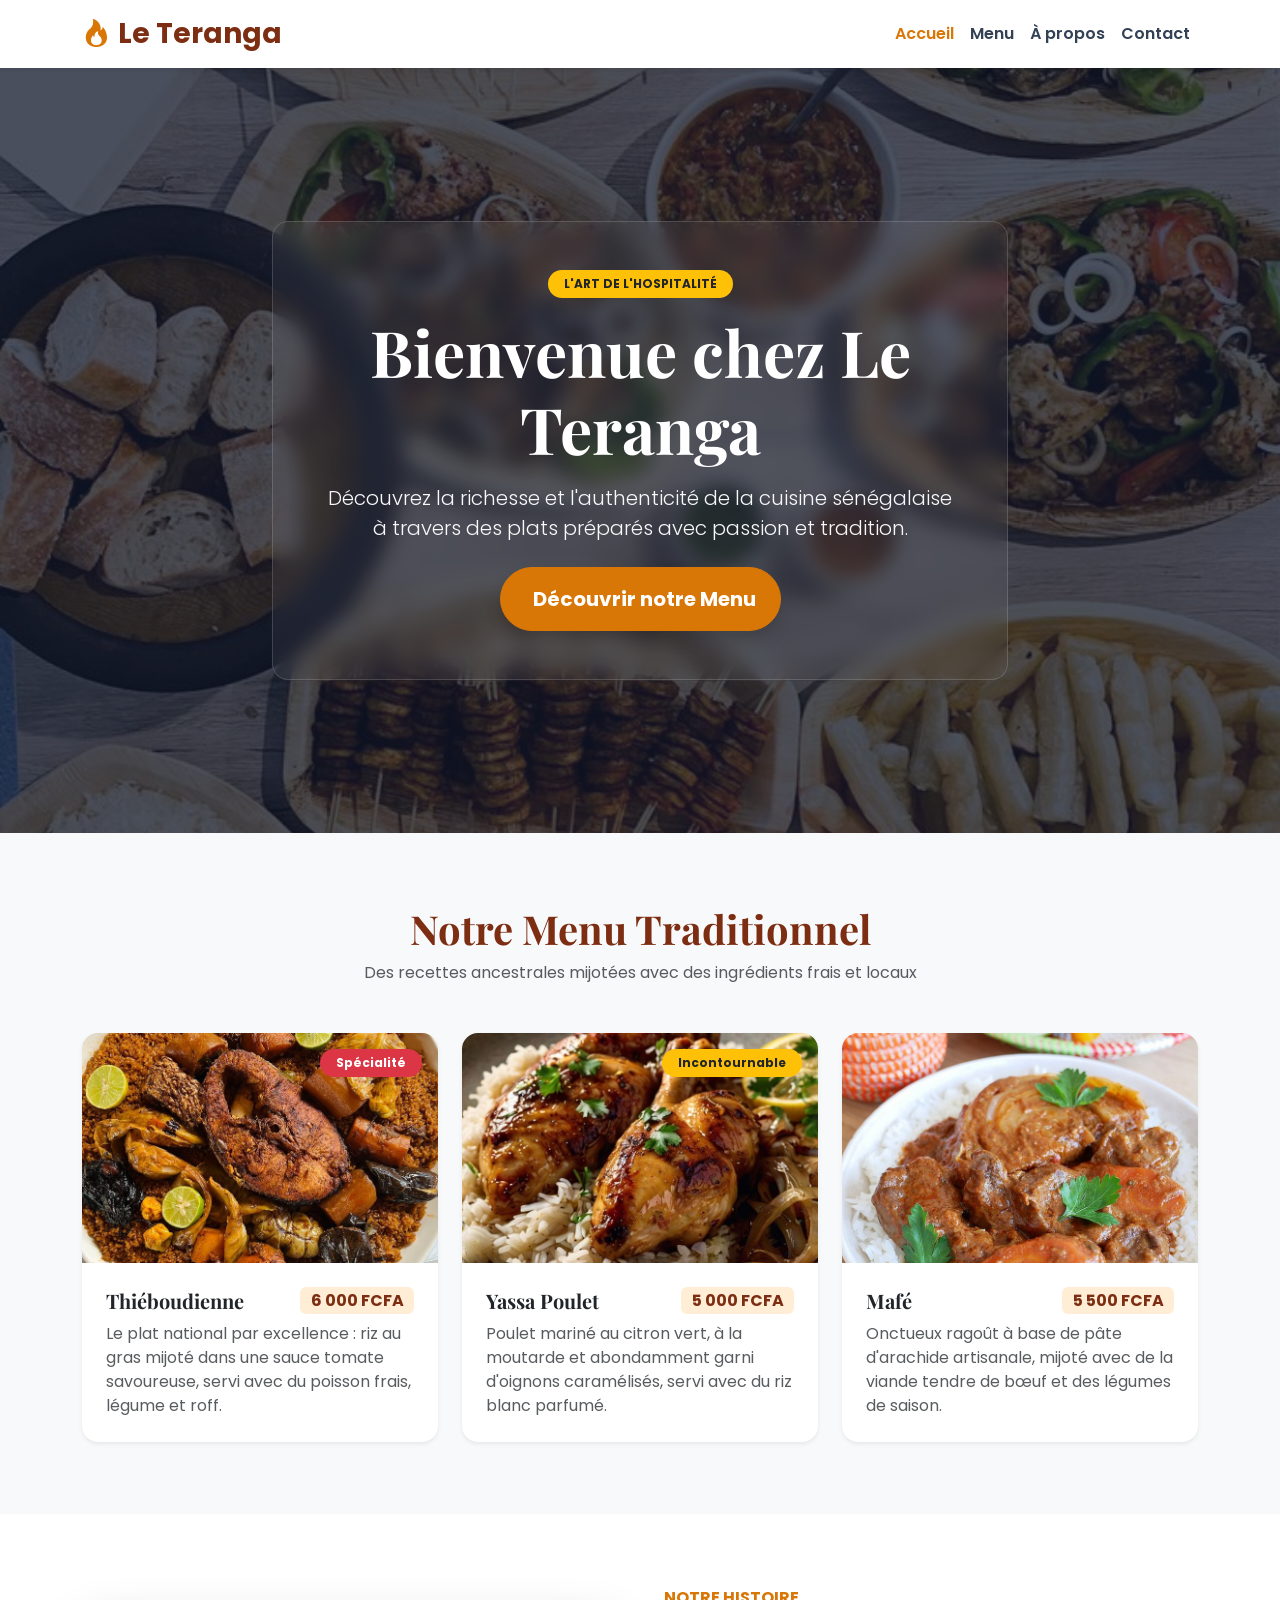
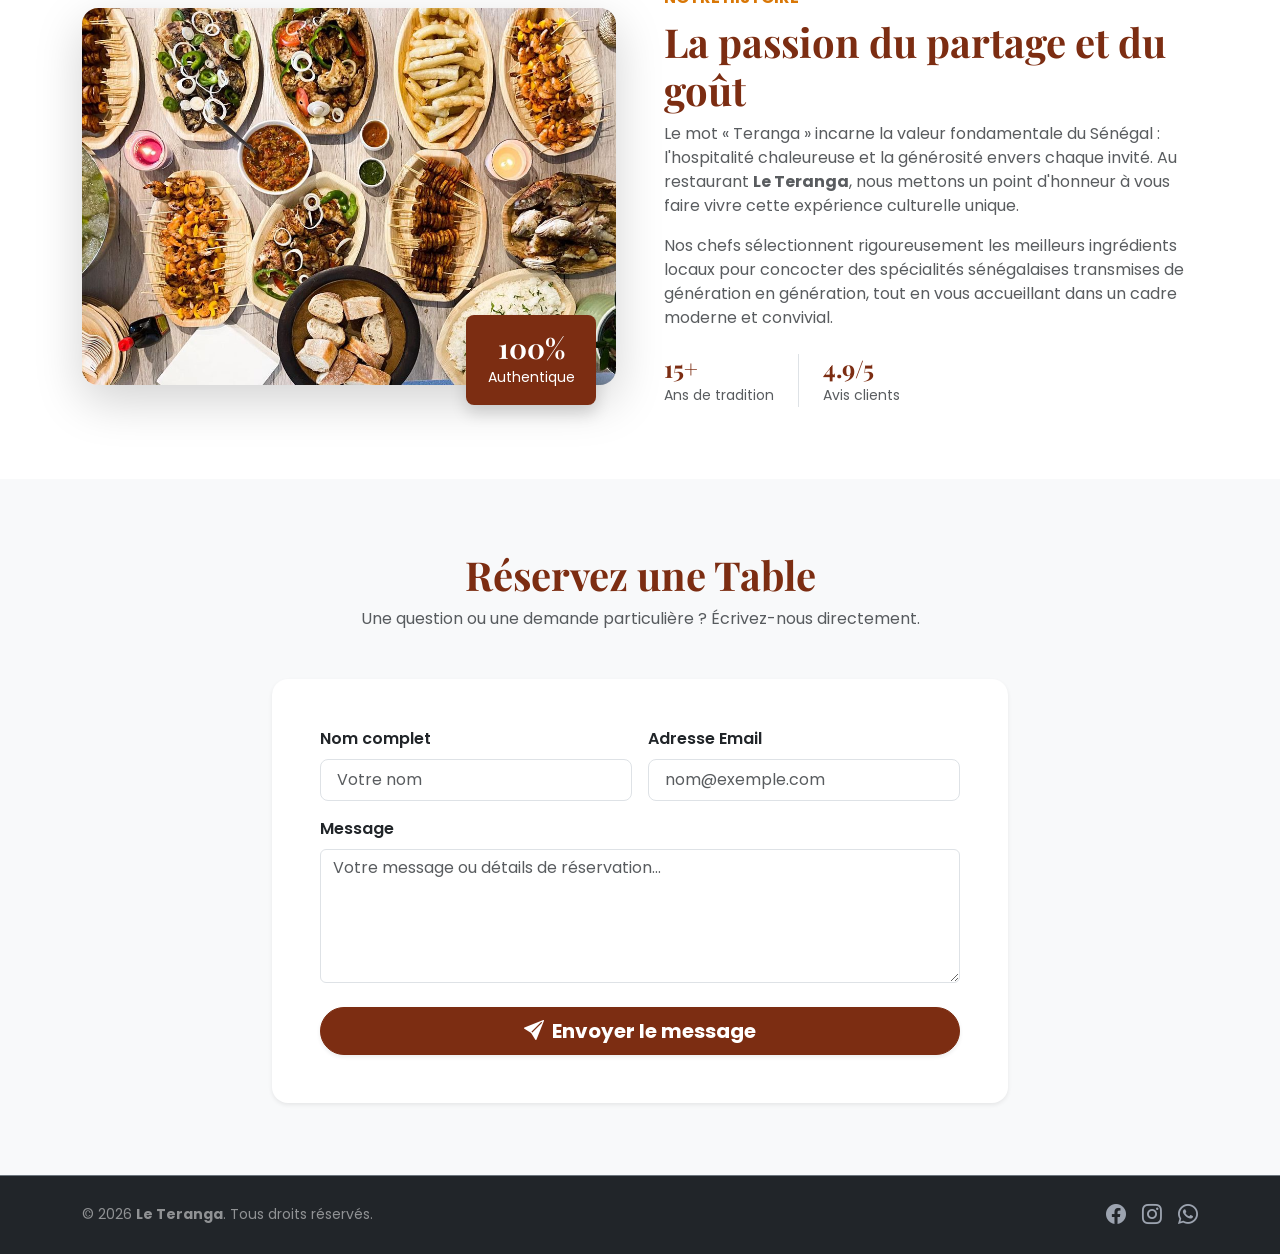
<file: Bootstrap & Grid System /index.html>
<!DOCTYPE html>
<html lang="fr">
<head>
  <meta charset="UTF-8">
  <meta name="viewport" content="width=device-width, initial-scale=1.0">
  <title>Le Teranga - Saveurs & Authenticité Sénégalaises</title>
  
  <!-- Bootstrap 5 CSS -->
  <link href="https://cdn.jsdelivr.net/npm/bootstrap@5.3.3/dist/css/bootstrap.min.css" rel="stylesheet">
  
  <!-- Bootstrap Icons -->
  <link rel="stylesheet" href="https://cdn.jsdelivr.net/npm/bootstrap-icons@1.11.3/font/bootstrap-icons.min.css">
  
  <!-- Google Fonts -->
  <link rel="preconnect" href="https://fonts.googleapis.com">
  <link rel="preconnect" href="https://fonts.gstatic.com" crossorigin>
  <link href="https://fonts.googleapis.com/css2?family=Playfair+Display:wght@600;700&family=Poppins:wght@300;400;500;600&display=swap" rel="stylesheet">

  <!-- Fichier CSS personnalisé -->
  <link rel="stylesheet" href="style.css">
</head>
<body>

  <!-- 1. SECTION EN-TÊTE (NAVBAR) -->
  <header class="sticky-top bg-white shadow-sm">
    <nav class="navbar navbar-expand-lg navbar-light container">
      <div class="container-fluid">
        <!-- Nom du restaurant à gauche -->
        <a class="navbar-brand fw-bold fs-3 text-brand" href="#">
          <i class="bi bi-fire me-2 text-accent"></i>Le Teranga
        </a>
        
        <button class="navbar-toggler border-0" type="button" data-bs-toggle="collapse" data-bs-target="#navbarNav" aria-controls="navbarNav" aria-expanded="false" aria-label="Toggle navigation">
          <span class="navbar-toggler-icon"></span>
        </button>

        <!-- Liens de navigation à droite -->
        <div class="collapse navbar-collapse" id="navbarNav">
          <ul class="navbar-nav ms-auto fw-semibold">
            <li class="nav-item"><a class="nav-link active" href="#accueil">Accueil</a></li>
            <li class="nav-item"><a class="nav-link" href="#menu">Menu</a></li>
            <li class="nav-item"><a class="nav-link" href="#apropos">À propos</a></li>
            <li class="nav-item"><a class="nav-link" href="#contact">Contact</a></li>
          </ul>
        </div>
      </div>
    </nav>
  </header>

  <!-- 2. SECTION HÉROS -->
  <section class="hero-section d-flex align-items-center justify-content-center text-center text-white" id="accueil">
    <div class="container">
      <div class="row justify-content-center">
        <div class="col-12 col-md-10 col-lg-8">
          <div class="hero-content p-4 p-md-5 rounded-4">
            <span class="badge bg-warning text-dark px-3 py-2 rounded-pill mb-3 fw-bold text-uppercase">
              L'Art de l'Hospitalité
            </span>
            <h1 class="display-3 fw-bold mb-3 brand-font">Bienvenue chez Le Teranga</h1>
            <p class="lead mb-4 text-light">
              Découvrez la richesse et l'authenticité de la cuisine sénégalaise à travers des plats préparés avec passion et tradition.
            </p>
            <a href="#menu" class="btn btn-accent btn-lg rounded-pill px-4 py-3 fw-bold shadow">
              <i class="bi bi-restaurant me-2"></i>Découvrir notre Menu
            </a>
          </div>
        </div>
      </div>
    </div>
  </section>

  <!-- 3. SECTION MENU (DISPOSITION EN GRILLE) -->
  <section class="py-5 bg-light" id="menu">
    <div class="container py-4">
      <div class="text-center mb-5">
        <h2 class="display-6 fw-bold brand-font text-brand">Notre Menu Traditionnel</h2> 
        </h2>
        <p class="text-muted">Des recettes ancestrales mijotées avec des ingrédients frais et locaux</p>
      </div>

      <div class="row g-4">
        <!-- Plat 1 : Thiéboudienne -->
        <div class="col-12 col-md-6 col-lg-4">
          <div class="card h-100 border-0 shadow-sm custom-card">
            <div class="position-relative">
              <img src="images /Thiéboudienne.jpg" class="card-img-top" alt="Thiéboudienne">
              <span class="badge bg-danger position-absolute top-0 end-0 m-3 px-3 py-2 rounded-pill">Spécialité</span>
            </div>
            <div class="card-body d-flex flex-column p-4">
              <div class="d-flex justify-content-between align-items-center mb-2">
                <h5 class="card-title fw-bold brand-font mb-0">Thiéboudienne</h5>
                <span class="badge bg-brand-subtle text-brand fs-6 fw-bold">6 000 FCFA</span>
              </div>
              <p class="card-text text-muted flex-grow-1">
                Le plat national par excellence : riz au gras mijoté dans une sauce tomate savoureuse, servi avec du poisson frais, légume et roff.
              </p>
            </div>
          </div>
        </div>

        <!-- Plat 2 : Yassa Poulet -->
        <div class="col-12 col-md-6 col-lg-4">
          <div class="card h-100 border-0 shadow-sm custom-card">
            <div class="position-relative">
              <img src="images /Yassa.jpg" class="card-img-top" alt="Yassa Poulet">
              <span class="badge bg-warning text-dark position-absolute top-0 end-0 m-3 px-3 py-2 rounded-pill">Incontournable</span>
            </div>
            <div class="card-body d-flex flex-column p-4">
              <div class="d-flex justify-content-between align-items-center mb-2">
                <h5 class="card-title fw-bold brand-font mb-0">Yassa Poulet</h5>
                <span class="badge bg-brand-subtle text-brand fs-6 fw-bold">5 000 FCFA</span>
              </div>
              <p class="card-text text-muted flex-grow-1">
                Poulet mariné au citron vert, à la moutarde et abondamment garni d'oignons caramélisés, servi avec du riz blanc parfumé.
              </p>
            </div>
          </div>
        </div>

        <!-- Plat 3 : Mafé -->
        <div class="col-12 col-md-12 col-lg-4">
          <div class="card h-100 border-0 shadow-sm custom-card">
            <div class="position-relative">
              <img src="images /Mafé.jpg" class="card-img-top" alt="Mafé">
            </div>
            <div class="card-body d-flex flex-column p-4">
              <div class="d-flex justify-content-between align-items-center mb-2">
                <h5 class="card-title fw-bold brand-font mb-0">Mafé</h5>
                <span class="badge bg-brand-subtle text-brand fs-6 fw-bold">5 500 FCFA</span>
              </div>
              <p class="card-text text-muted flex-grow-1">
                Onctueux ragoût à base de pâte d'arachide artisanale, mijoté avec de la viande tendre de bœuf et des légumes de saison.
              </p>
            </div>
          </div>
        </div>
      </div>
    </div>
  </section>

  <!-- 4. SECTION À PROPOS DE NOUS (GRILLE 2 COLONNES) -->
  <section class="py-5" id="apropos">
    <div class="container py-4">
      <div class="row g-5 align-items-center">
        <!-- Colonne Image -->
        <div class="col-12 col-md-6">
          <div class="position-relative">
            <img src="images /àpropos.jpg" class="img-fluid rounded-4 shadow-lg" alt="Intérieur du restaurant Le Teranga">
            <div class="experience-badge bg-brand text-white p-3 rounded-3 text-center shadow d-none d-sm-block">
              <span class="h3 fw-bold brand-font d-block mb-0">100%</span>
              <small>Authentique</small>
            </div>
          </div>
        </div>

        <!-- Colonne Texte -->
        <div class="col-12 col-md-6">
          <span class="text-accent fw-bold text-uppercase tracking-wider">Notre Histoire</span>
          <h2 class="display-6 fw-bold brand-font text-brand my-2">La passion du partage et du goût</h2>
          <p class="text-muted leading-relaxed">
            Le mot « Teranga » incarne la valeur fondamentale du Sénégal : l'hospitalité chaleureuse et la générosité envers chaque invité. Au restaurant <strong>Le Teranga</strong>, nous mettons un point d'honneur à vous faire vivre cette expérience culturelle unique.
          </p>
          <p class="text-muted leading-relaxed">
            Nos chefs sélectionnent rigoureusement les meilleurs ingrédients locaux pour concocter des spécialités sénégalaises transmises de génération en génération, tout en vous accueillant dans un cadre moderne et convivial.
          </p>
          <div class="d-flex gap-4 mt-4">
            <div>
              <h4 class="fw-bold text-brand mb-0 brand-font">15+</h4>
              <small class="text-muted">Ans de tradition</small>
            </div>
            <div class="border-start ps-4">
              <h4 class="fw-bold text-brand mb-0 brand-font">4.9/5</h4>
              <small class="text-muted">Avis clients</small>
            </div>
          </div>
        </div>
      </div>
    </div>
  </section>

  <!-- 5. SECTION CONTACT -->
  <section class="py-5 bg-light" id="contact">
    <div class="container py-4">
      <div class="text-center mb-5">
        <h2 class="display-6 fw-bold brand-font text-brand">Réservez une Table</h2>
        <p class="text-muted">Une question ou une demande particulière ? Écrivez-nous directement.</p>
      </div>

      <div class="row justify-content-center">
        <div class="col-12 col-md-10 col-lg-8">
          <form class="card p-4 p-md-5 border-0 shadow-sm rounded-4">
            <div class="row g-3">
              <div class="col-12 col-md-6">
                <label for="nom" class="form-label fw-semibold">Nom complet</label>
                <input type="text" class="form-control form-control-lg fs-6" id="nom" placeholder="Votre nom" required>
              </div>
              <div class="col-12 col-md-6">
                <label for="email" class="form-label fw-semibold">Adresse Email</label>
                <input type="email" class="form-control form-control-lg fs-6" id="email" placeholder="nom@exemple.com" required>
              </div>
              <div class="col-12">
                <label for="message" class="form-label fw-semibold">Message</label>
                <textarea class="form-control fs-6" id="message" rows="5" placeholder="Votre message ou détails de réservation..." required></textarea>
              </div>
              <div class="col-12 mt-4">
                <button type="submit" class="btn btn-brand btn-lg rounded-pill w-100 fw-bold shadow-sm">
                  <i class="bi bi-send-fill me-2"></i>Envoyer le message
                </button>
              </div>
            </div>
          </form>
        </div>
      </div>
    </div>
  </section>

  <!-- 6. FOOTER -->
  <footer class="bg-dark text-white py-4 border-top border-secondary">
    <div class="container">
      <div class="row gy-3 align-items-center">
        <!-- Droits d'auteur -->
        <div class="col-12 col-md-6 text-center text-md-start">
          <p class="mb-0 text-white-50 small">
            &copy; 2026 <strong>Le Teranga</strong>. Tous droits réservés.
          </p>
        </div>
        
        <!-- Icônes Médias Sociaux -->
        <div class="col-12 col-md-6 text-center text-md-end">
          <div class="d-flex justify-content-center justify-content-md-end gap-3">
            <a href="#" class="social-icon"><i class="bi bi-facebook fs-5"></i></a>
            <a href="#" class="social-icon"><i class="bi bi-instagram fs-5"></i></a>
            <a href="#" class="social-icon"><i class="bi bi-whatsapp fs-5"></i></a>
          </div>
        </div>
      </div>
    </div>
  </footer>

  <!-- Bootstrap 5 JS Bundle -->
  <script src="https://cdn.jsdelivr.net/npm/bootstrap@5.3.3/dist/js/bootstrap.bundle.min.js"></script>
</body>
</html>
</file>
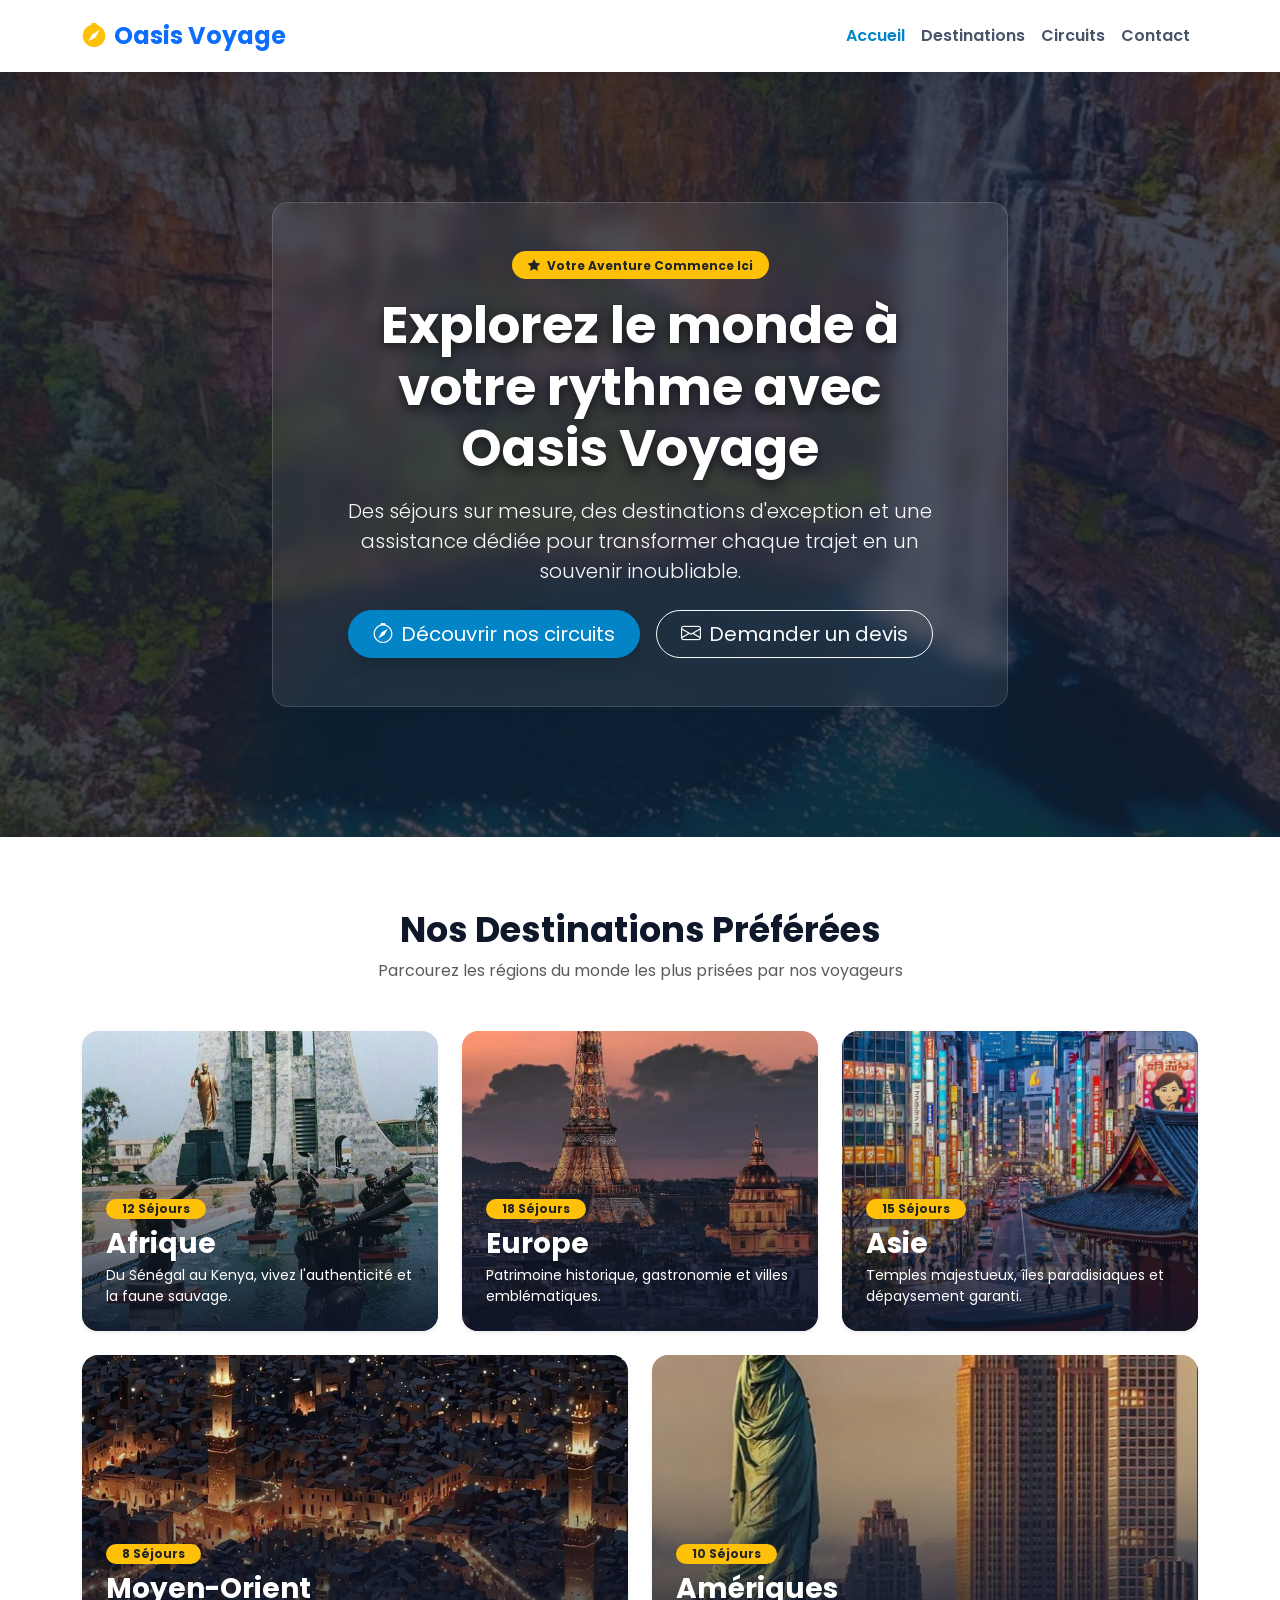
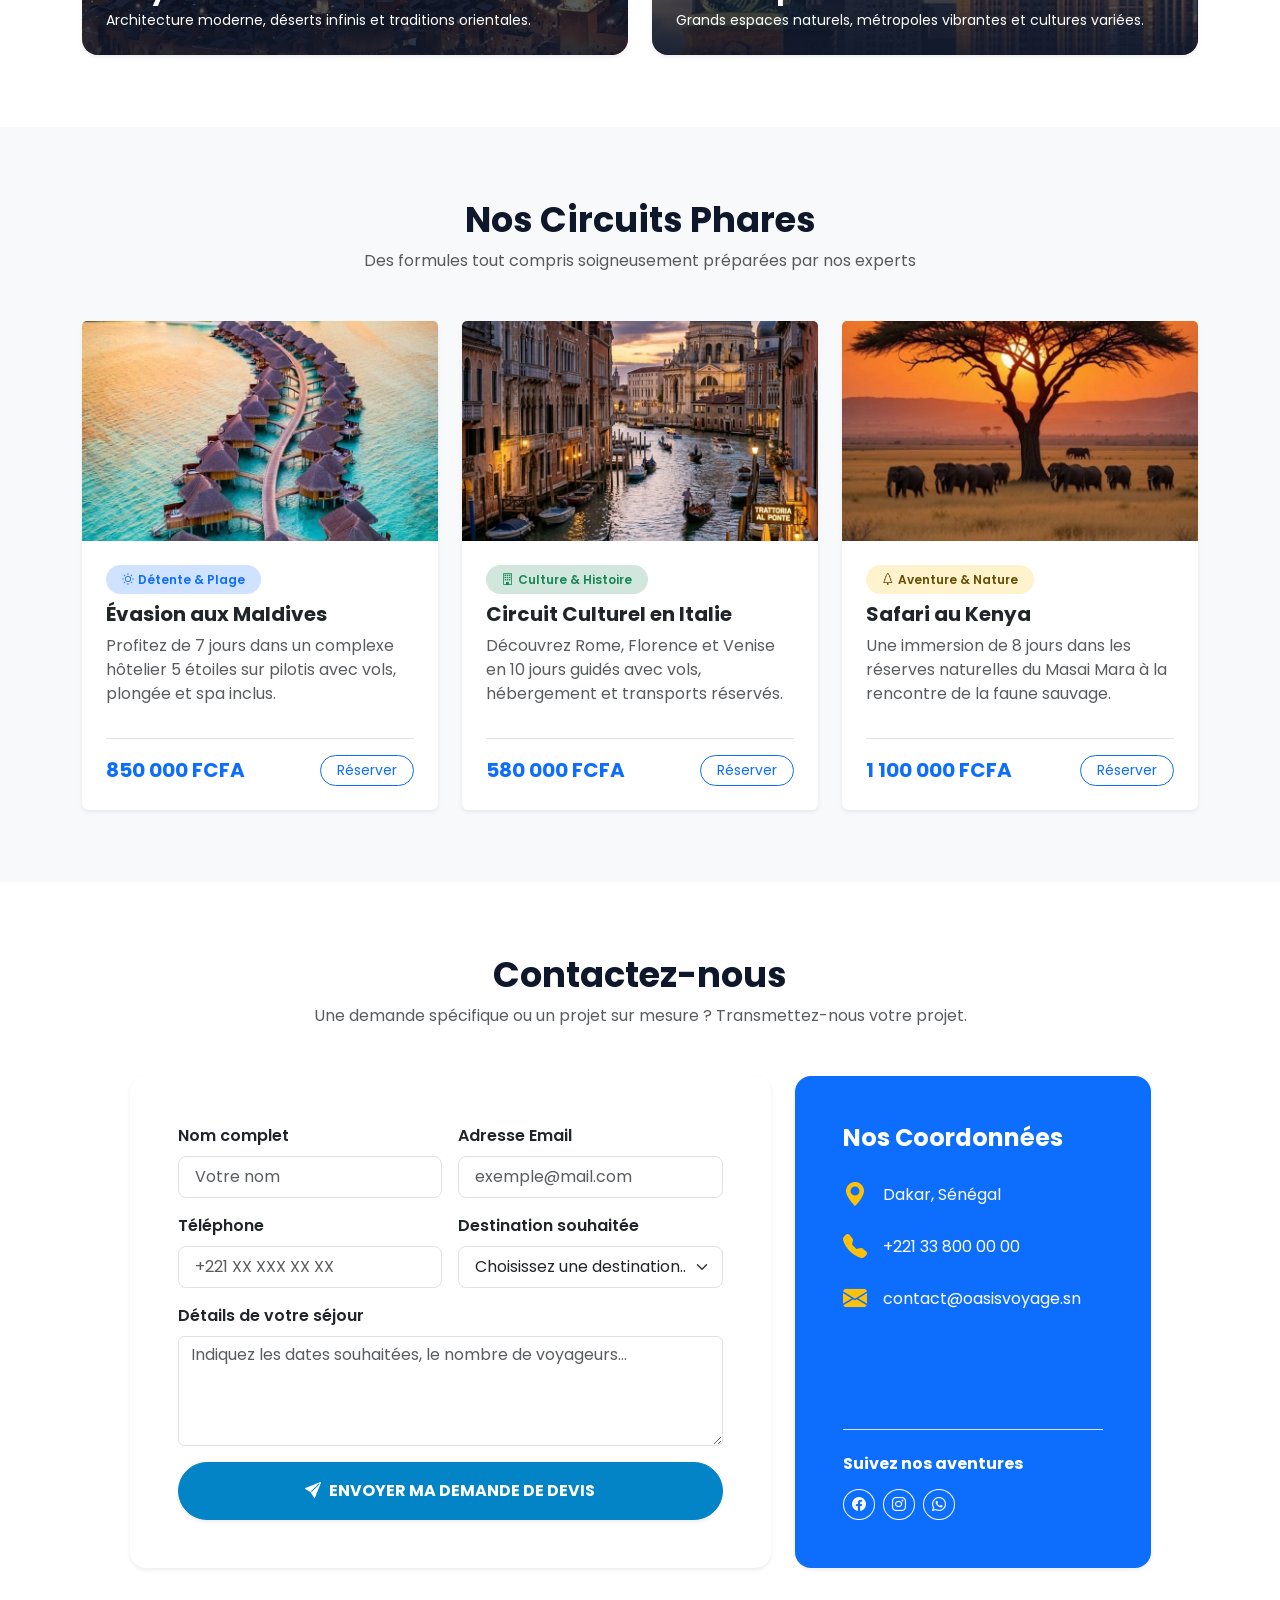
<file: Bootstrap Components Checkpoint/Index.html>
<!DOCTYPE html>
<html lang="fr">
<head>
  <meta charset="UTF-8">
  <meta name="viewport" content="width=device-width, initial-scale=1.0">
  <title>Oasis Voyage - Agence de Voyage sur Mesure</title>
  
  <!-- CSS Bootstrap 5 -->
  <link href="https://cdn.jsdelivr.net/npm/bootstrap@5.3.3/dist/css/bootstrap.min.css" rel="stylesheet">
  
  <!-- Bootstrap Icons -->
  <link rel="stylesheet" href="https://cdn.jsdelivr.net/npm/bootstrap-icons@1.11.3/font/bootstrap-icons.min.css">
  
  <!-- Google Fonts (Poppins) -->
  <link rel="preconnect" href="https://fonts.googleapis.com">
  <link rel="preconnect" href="https://fonts.gstatic.com" crossorigin>
  <link href="https://fonts.googleapis.com/css2?family=Poppins:wght@300;400;500;600;700&display=swap" rel="stylesheet">

  <!-- Fichier CSS Personnalisé -->
  <link rel="stylesheet" href="Style.css">
</head>
<body>

  <!-- BARRE DE NAVIGATION -->
  <header class="sticky-top bg-white shadow-sm">
    <nav class="navbar navbar-expand-lg navbar-light container">
      <div class="container-fluid">
        <a class="navbar-brand fw-bold text-primary fs-4" href="#">
          <i class="bi bi-compass-fill me-2 text-warning"></i>Oasis Voyage
        </a>
        <button class="navbar-toggler border-0" type="button" data-bs-toggle="collapse" data-bs-target="#navbarNav" aria-controls="navbarNav" aria-expanded="false" aria-label="Toggle navigation">
          <span class="navbar-toggler-icon"></span>
        </button>
        <div class="collapse navbar-collapse" id="navbarNav">
          <ul class="navbar-nav ms-auto mb-2 mb-lg-0 fw-semibold">
            <li class="nav-item"><a class="nav-link active" href="#accueil">Accueil</a></li>
            <li class="nav-item"><a class="nav-link" href="#destinations">Destinations</a></li>
            <li class="nav-item"><a class="nav-link" href="#circuits">Circuits</a></li>
            <li class="nav-item"><a class="nav-link" href="#contact">Contact</a></li>
          </ul>
        </div>
      </div>
    </nav>
  </header>

  <!-- 1. SECTION JUMBOTRON / HERO (ACCUEIL) -->
  <section class="hero-jumbotron d-flex align-items-center text-white" id="accueil">
    <div class="container">
      <div class="row justify-content-center text-center">
        <div class="col-12 col-md-10 col-lg-8">
          <div class="p-4 p-md-5 rounded-4 jumbotron-box">
            <span class="badge bg-warning text-dark px-3 py-2 rounded-pill mb-3 fw-bold">
              <i class="bi bi-star-fill me-1"></i> Votre Aventure Commence Ici
            </span>
            <h1 class="display-4 fw-bold mb-3 hero-title">Explorez le monde à votre rythme avec Oasis Voyage</h1>
            <p class="lead mb-4 text-light">
              Des séjours sur mesure, des destinations d'exception et une assistance dédiée 
              pour transformer chaque trajet en un souvenir inoubliable.
            </p>
            <div class="d-flex flex-column flex-sm-row justify-content-center gap-3">
              <a href="#circuits" class="btn btn-primary btn-lg rounded-pill px-4 shadow">
                <i class="bi bi-compass me-2"></i>Découvrir nos circuits
              </a>
              <a href="#contact" class="btn btn-outline-light btn-lg rounded-pill px-4">
                <i class="bi bi-envelope me-2"></i>Demander un devis
              </a>
            </div>
          </div>
        </div>
      </div>
    </div>
  </section>

  <!-- 2. SECTION DESTINATIONS -->
  <section class="py-5" id="destinations">
    <div class="container py-4">
      <div class="text-center mb-5">
        <h2 class="fw-bold display-6 section-title">Nos Destinations Préférées</h2>
        <p class="text-muted">Parcourez les régions du monde les plus prisées par nos voyageurs</p>
      </div>

      <div class="row g-4">
        <!-- Afrique -->
        <div class="col-12 col-md-6 col-lg-4">
          <div class="destination-card position-relative overflow-hidden rounded-4 shadow-sm">
            <img src="images/Afrique.jpg" class="w-100 h-100 object-fit-cover" alt="Afrique">
            <div class="destination-overlay d-flex flex-column justify-content-end p-4 text-white">
              <span class="badge bg-warning text-dark w-auto align-self-start mb-2 px-3 py-1 rounded-pill fw-bold">12 Séjours</span>
              <h3 class="fw-bold mb-1">Afrique</h3>
              <p class="small mb-0 opacity-90">Du Sénégal au Kenya, vivez l'authenticité et la faune sauvage.</p>
              <a href="#circuits" class="stretched-link"></a>
            </div>
          </div>
        </div>

        <!-- Europe -->
        <div class="col-12 col-md-6 col-lg-4">
          <div class="destination-card position-relative overflow-hidden rounded-4 shadow-sm">
            <img src="images/europe.jpg" class="w-100 h-100 object-fit-cover" alt="Europe">
            <div class="destination-overlay d-flex flex-column justify-content-end p-4 text-white">
              <span class="badge bg-warning text-dark w-auto align-self-start mb-2 px-3 py-1 rounded-pill fw-bold">18 Séjours</span>
              <h3 class="fw-bold mb-1">Europe</h3>
              <p class="small mb-0 opacity-90">Patrimoine historique, gastronomie et villes emblématiques.</p>
              <a href="#circuits" class="stretched-link"></a>
            </div>
          </div>
        </div>

        <!-- Asie -->
        <div class="col-12 col-md-6 col-lg-4">
          <div class="destination-card position-relative overflow-hidden rounded-4 shadow-sm">
            <img src="images/Asie.jpg" class="w-100 h-100 object-fit-cover" alt="Asie">
            <div class="destination-overlay d-flex flex-column justify-content-end p-4 text-white">
              <span class="badge bg-warning text-dark w-auto align-self-start mb-2 px-3 py-1 rounded-pill fw-bold">15 Séjours</span>
              <h3 class="fw-bold mb-1">Asie</h3>
              <p class="small mb-0 opacity-90">Temples majestueux, îles paradisiaques et dépaysement garanti.</p>
              <a href="#circuits" class="stretched-link"></a>
            </div>
          </div>
        </div>

        <!-- Moyen-Orient -->
        <div class="col-12 col-md-6 col-lg-6">
          <div class="destination-card position-relative overflow-hidden rounded-4 shadow-sm">
            <img src="images/Moyen-Orient.jpg" class="w-100 h-100 object-fit-cover" alt="Moyen-Orient">
            <div class="destination-overlay d-flex flex-column justify-content-end p-4 text-white">
              <span class="badge bg-warning text-dark w-auto align-self-start mb-2 px-3 py-1 rounded-pill fw-bold">8 Séjours</span>
              <h3 class="fw-bold mb-1">Moyen-Orient</h3>
              <p class="small mb-0 opacity-90">Architecture moderne, déserts infinis et traditions orientales.</p>
              <a href="#circuits" class="stretched-link"></a>
            </div>
          </div>
        </div>

        <!-- Amériques -->
        <div class="col-12 col-md-12 col-lg-6">
          <div class="destination-card position-relative overflow-hidden rounded-4 shadow-sm">
            <img src="images/Amérique.jpg" class="w-100 h-100 object-fit-cover" alt="Amériques">
            <div class="destination-overlay d-flex flex-column justify-content-end p-4 text-white">
              <span class="badge bg-warning text-dark w-auto align-self-start mb-2 px-3 py-1 rounded-pill fw-bold">10 Séjours</span>
              <h3 class="fw-bold mb-1">Amériques</h3>
              <p class="small mb-0 opacity-90">Grands espaces naturels, métropoles vibrantes et cultures variées.</p>
              <a href="#circuits" class="stretched-link"></a>
            </div>
          </div>
        </div>
      </div>
    </div>
  </section>

  <!-- 3. SECTION CIRCUITS (CARTES BOOTSTRAP) -->
  <section class="py-5 bg-light" id="circuits">
    <div class="container py-4">
      <div class="text-center mb-5">
        <h2 class="fw-bold display-6 section-title">Nos Circuits Phares</h2>
        <p class="text-muted">Des formules tout compris soigneusement préparées par nos experts</p>
      </div>

      <div class="row g-4">
        <!-- Carte 1 -->
        <div class="col-12 col-md-6 col-lg-4">
          <div class="card h-100 shadow-sm border-0 travel-card">
            <img src="images/Maldives.jpg" class="card-img-top" alt="Maldives">
            <div class="card-body d-flex flex-column p-4">
              <span class="badge bg-primary-subtle text-primary align-self-start mb-2 px-3 py-2 rounded-pill fw-semibold">
                <i class="bi bi-sun me-1"></i>Détente & Plage
              </span>
              <h5 class="card-title fw-bold">Évasion aux Maldives</h5>
              <p class="card-text text-muted flex-grow-1">Profitez de 7 jours dans un complexe hôtelier 5 étoiles sur pilotis avec vols, plongée et spa inclus.</p>
              <div class="d-flex justify-content-between align-items-center mt-3 pt-3 border-top">
                <span class="fw-bold text-primary fs-5">850 000 FCFA</span>
                <a href="#contact" class="btn btn-outline-primary btn-sm rounded-pill px-3">Réserver</a>
              </div>
            </div>
          </div>
        </div>

        <!-- Carte 2 -->
        <div class="col-12 col-md-6 col-lg-4">
          <div class="card h-100 shadow-sm border-0 travel-card">
             <img src="images/Venise.jpg" class="card-img-top" alt="Italie">
            <div class="card-body d-flex flex-column p-4">
              <span class="badge bg-success-subtle text-success align-self-start mb-2 px-3 py-2 rounded-pill fw-semibold">
                <i class="bi bi-building me-1"></i>Culture & Histoire
              </span>
              <h5 class="card-title fw-bold">Circuit Culturel en Italie</h5>
              <p class="card-text text-muted flex-grow-1">Découvrez Rome, Florence et Venise en 10 jours guidés avec vols, hébergement et transports réservés.</p>
              <div class="d-flex justify-content-between align-items-center mt-3 pt-3 border-top">
                <span class="fw-bold text-primary fs-5">580 000 FCFA</span>
                <a href="#contact" class="btn btn-outline-primary btn-sm rounded-pill px-3">Réserver</a>
              </div>
            </div>
          </div>
        </div>

        <!-- Carte 3 -->
        <div class="col-12 col-md-12 col-lg-4">
          <div class="card h-100 shadow-sm border-0 travel-card">
            <img src="images/Kenya.jpg" class="card-img-top" alt="Kenya">
            <div class="card-body d-flex flex-column p-4">
              <span class="badge bg-warning-subtle text-warning-emphasis align-self-start mb-2 px-3 py-2 rounded-pill fw-semibold">
                <i class="bi bi-tree me-1"></i>Aventure & Nature
              </span>
              <h5 class="card-title fw-bold">Safari au Kenya</h5>
              <p class="card-text text-muted flex-grow-1">Une immersion de 8 jours dans les réserves naturelles du Masai Mara à la rencontre de la faune sauvage.</p>
              <div class="d-flex justify-content-between align-items-center mt-3 pt-3 border-top">
                <span class="fw-bold text-primary fs-5">1 100 000 FCFA</span>
                <a href="#contact" class="btn btn-outline-primary btn-sm rounded-pill px-3">Réserver</a>
              </div>
            </div>
          </div>
        </div>
      </div>
    </div>
  </section>

  <!-- 4. SECTION CONTACT (FORMULAIRE BOOTSTRAP) -->
  <section class="py-5" id="contact">
    <div class="container py-4">
      <div class="text-center mb-5">
        <h2 class="fw-bold display-6 section-title">Contactez-nous</h2>
        <p class="text-muted">Une demande spécifique ou un projet sur mesure ? Transmettez-nous votre projet.</p>
      </div>

      <div class="row g-4 justify-content-center">
        <!-- Formulaire Responsive -->
        <div class="col-12 col-lg-7">
          <form class="card p-4 p-md-5 shadow-sm border-0 rounded-4">
            <div class="row g-3">
              <div class="col-12 col-md-6">
                <label for="nom" class="form-label fw-semibold">Nom complet</label>
                <input type="text" class="form-control form-control-lg fs-6" id="nom" placeholder="Votre nom" required>
              </div>
              <div class="col-12 col-md-6">
                <label for="email" class="form-label fw-semibold">Adresse Email</label>
                <input type="email" class="form-control form-control-lg fs-6" id="email" placeholder="exemple@mail.com" required>
              </div>
              <div class="col-12 col-md-6">
                <label for="telephone" class="form-label fw-semibold">Téléphone</label>
                <input type="tel" class="form-control form-control-lg fs-6" id="telephone" placeholder="+221 XX XXX XX XX">
              </div>
              <div class="col-12 col-md-6">
                <label for="destination" class="form-label fw-semibold">Destination souhaitée</label>
                <select class="form-select form-select-lg fs-6" id="destination">
                  <option selected disabled>Choisissez une destination...</option>
                  <option>Afrique</option>
                  <option>Europe</option>
                  <option>Asie</option>
                  <option>Moyen-Orient</option>
                  <option>Amériques</option>
                </select>
              </div>
              <div class="col-12">
                <label for="message" class="form-label fw-semibold">Détails de votre séjour</label>
                <textarea class="form-control fs-6" id="message" rows="4" placeholder="Indiquez les dates souhaitées, le nombre de voyageurs..." required></textarea>
              </div>
              <div class="col-12">
                <button type="submit" class="btn btn-primary rounded-pill px-4 py-3 w-100 fw-bold text-uppercase shadow-sm">
                  <i class="bi bi-send-fill me-2"></i>Envoyer ma demande de devis
                </button>
              </div>
            </div>
          </form>
        </div>

        <!-- Coordonnées -->
        <div class="col-12 col-lg-4">
          <div class="bg-primary text-white p-4 p-md-5 rounded-4 h-100 d-flex flex-column justify-content-between shadow-sm">
            <div>
              <h4 class="fw-bold mb-4">Nos Coordonnées</h4>
              <ul class="list-unstyled d-flex flex-column gap-3 mb-0">
                <li class="d-flex align-items-center">
                  <i class="bi bi-geo-alt-fill fs-4 text-warning me-3"></i>
                  <span>Dakar, Sénégal</span>
                </li>
                <li class="d-flex align-items-center">
                  <i class="bi bi-telephone-fill fs-4 text-warning me-3"></i>
                  <span>+221 33 800 00 00</span>
                </li>
                <li class="d-flex align-items-center">
                  <i class="bi bi-envelope-fill fs-4 text-warning me-3"></i>
                  <span>contact@oasisvoyage.sn</span>
                </li>
              </ul>
            </div>
            <div class="mt-4 pt-4 border-white-50 border-top">
              <h6 class="fw-bold mb-3">Suivez nos aventures</h6>
              <div class="d-flex gap-2">
                <a href="#" class="btn btn-outline-light btn-sm rounded-circle"><i class="bi bi-facebook"></i></a>
                <a href="#" class="btn btn-outline-light btn-sm rounded-circle"><i class="bi bi-instagram"></i></a>
                <a href="#" class="btn btn-outline-light btn-sm rounded-circle"><i class="bi bi-whatsapp"></i></a>
              </div>
            </div>
          </div>
        </div>

      </div>
    </div>
  </section>

  <!-- JS Bootstrap 5 -->
  <script src="https://cdn.jsdelivr.net/npm/bootstrap@5.3.3/dist/js/bootstrap.bundle.min.js"></script>
</body>
</html>
</file>
<file: Bootstrap & Grid System /style.css>
/* ==========================================================================
   1. VARIABLES & TYPOGRAPHIE (THÈME RESTAURANT TERANGA)
   ========================================================================== */
:root {
  --color-brand: #7c2d12;       /* Terre de Sienne / Rouge Chaleureux */
  --color-brand-hover: #5b2110;
  --color-accent: #d97706;      /* Ambre / Épice */
  --color-accent-hover: #b45309;
  --bg-light: #fdfbf7;           /* Blanc cassé doux */
  --text-main: #334155;
}

body {
  font-family: 'Poppins', sans-serif;
  color: var(--text-main);
  background-color: #ffffff;
  overflow-x: hidden;
}

.brand-font {
  font-family: 'Playfair Display', serif;
}

.text-brand {
  color: var(--color-brand) !important;
}

.text-accent {
  color: var(--color-accent) !important;
}

.bg-brand {
  background-color: var(--color-brand) !important;
}

.bg-brand-subtle {
  background-color: #ffedd5 !important;
}

/* ==========================================================================
   2. NAVBAR
   ========================================================================== */
.navbar-nav .nav-link {
  color: var(--text-main);
  padding: 0.5rem 1rem;
  transition: color 0.3s ease;
}

.navbar-nav .nav-link:hover,
.navbar-nav .nav-link.active {
  color: var(--color-accent) !important;
}

/* ==========================================================================
   3. SECTION HÉROS
   ========================================================================== */
.hero-section {
  min-height: 85vh;
  padding: 4rem 1rem;
  /* Image de fond avec superposition d'assombrissement pour une lisibilité parfaite */
  background: linear-gradient(rgba(15, 23, 42, 0.75), rgba(15, 23, 42, 0.75)), 
              url('images /hero.jpg') center/cover no-repeat;
  background-color: #1c1917;
}

.hero-content {
  background: rgba(255, 255, 255, 0.05);
  backdrop-filter: blur(10px);
  -webkit-backdrop-filter: blur(10px);
  border: 1px solid rgba(255, 255, 255, 0.15);
}

.btn-accent {
  background-color: var(--color-accent);
  border-color: var(--color-accent);
  color: #ffffff;
}

.btn-accent:hover {
  background-color: var(--color-accent-hover);
  border-color: var(--color-accent-hover);
  color: #ffffff;
}

.btn-brand {
  background-color: var(--color-brand);
  border-color: var(--color-brand);
  color: #ffffff;
}

.btn-brand:hover {
  background-color: var(--color-brand-hover);
  border-color: var(--color-brand-hover);
  color: #ffffff;
}

/* ==========================================================================
   4. SECTION MENU
   ========================================================================== */
.custom-card {
  transition: transform 0.3s ease, box-shadow 0.3s ease;
  border-radius: 1rem;
  overflow: hidden;
}

.custom-card:hover {
  transform: translateY(-6px);
  box-shadow: 0 15px 30px rgba(0, 0, 0, 0.1) !important;
}

.card-img-top {
  height: 230px;
  object-fit: cover;
}

/* ==========================================================================
   5. SECTION À PROPOS
   ========================================================================== */
.experience-badge {
  position: absolute;
  bottom: -20px;
  right: 20px;
  min-width: 130px;
}

/* ==========================================================================
   6. FORMULAIRES & FOOTER
   ========================================================================== */
.form-control:focus {
  border-color: var(--color-brand);
  box-shadow: 0 0 0 0.25rem rgba(124, 45, 18, 0.2);
}

.social-icon {
  color: #9ca3af;
  transition: color 0.3s ease, transform 0.3s ease;
  display: inline-block;
}

.social-icon:hover {
  color: var(--color-accent);
  transform: translateY(-2px);
}

/* ==========================================================================
   7. MEDIA QUERIES (ADAPTATION MOBILES ET TABLETTES)
   ========================================================================== */
@media (max-width: 575.98px) {
  .hero-section {
    min-height: 75vh;
    padding: 2.5rem 0.5rem;
  }

  .hero-section h1 {
    font-size: 2.2rem;
  }

  .card-img-top {
    height: 200px;
  }
}

@media (max-width: 991.98px) {
  .navbar-collapse {
    background-color: #ffffff;
    padding: 1rem;
    border-radius: 0.75rem;
    box-shadow: 0 10px 25px rgba(0, 0, 0, 0.1);
    margin-top: 0.5rem;
  }
}
</file>
<file: Bootstrap Components Checkpoint/Style.css>
/* ==========================================================================
   1. VARIABLES, BASE ET TYPOGRAPHIE RESPONSIVE
   ========================================================================== */
:root {
  --bs-primary: #0284c7;       /* Bleu Océan */
  --bs-primary-hover: #0369a1;
  --bs-warning: #f59e0b;       /* Sable / Soleil */
  --text-dark: #0f172a;
  --text-muted: #475569;
}

body {
  font-family: 'Poppins', sans-serif;
  color: var(--text-muted);
  overflow-x: hidden;
}

/* Titres adaptatifs */
h1, .display-4 {
  font-size: clamp(1.8rem, 4vw, 3.2rem);
}

h2, .display-6 {
  font-size: clamp(1.5rem, 3vw, 2.2rem);
}

.section-title {
  color: var(--text-dark);
}

/* ==========================================================================
   2. NAVBAR
   ========================================================================== */
.navbar {
  padding-top: 0.8rem;
  padding-bottom: 0.8rem;
}

.navbar-nav .nav-link {
  color: var(--text-muted);
  transition: color 0.3s ease;
  padding: 0.5rem 1rem;
}

.navbar-nav .nav-link:hover,
.navbar-nav .nav-link.active {
  color: var(--bs-primary) !important;
}

/* ==========================================================================
   3. JUMBOTRON / HERO (ACCUEIL)
   ========================================================================== */
.hero-jumbotron {
  min-height: 80vh;
  padding: 4rem 1rem;
  background: linear-gradient(rgba(15, 23, 42, 0.75), rgba(15, 23, 42, 0.75)), 
              url('images/hero.jpg') center/cover no-repeat ;
  background-color:#ffffff;
}

.jumbotron-box {
  background: rgba(255, 255, 255, 0.08);
  backdrop-filter: blur(8px);
  -webkit-backdrop-filter: blur(8px);
  border: 1px solid rgba(255, 255, 255, 0.15);
}

.hero-title {
  text-shadow: 0 4px 12px rgba(0, 0, 0, 0.6);
}

/* ==========================================================================
   4. DESTINATIONS & CARTES
   ========================================================================== */
.destination-card {
  height: 260px;
  cursor: pointer;
}

.destination-card img {
  transition: transform 0.5s ease;
}

.destination-card:hover img {
  transform: scale(1.08);
}

.destination-overlay {
  position: absolute;
  top: 0;
  left: 0;
  width: 100%;
  height: 100%;
  background: linear-gradient(to top, rgba(15, 23, 42, 0.9) 0%, rgba(15, 23, 42, 0.2) 60%, transparent 100%);
}

.travel-card {
  transition: transform 0.3s ease, box-shadow 0.3s ease;
}

.travel-card:hover {
  transform: translateY(-5px);
  box-shadow: 0 12px 24px rgba(0, 0, 0, 0.1) !important;
}

.card-img-top {
  height: 200px;
  object-fit: cover;
}

/* ==========================================================================
   5. FORMULAIRES & BOUTONS
   ========================================================================== */
.form-control:focus, 
.form-select:focus {
  border-color: var(--bs-primary);
  box-shadow: 0 0 0 0.25rem rgba(2, 132, 199, 0.25);
}

.btn-primary {
  background-color: var(--bs-primary);
  border-color: var(--bs-primary);
}

.btn-primary:hover {
  background-color: var(--bs-primary-hover);
  border-color: var(--bs-primary-hover);
}

/* ==========================================================================
   6. MEDIA QUERIES (RÉACTIVITÉ TOUS ÉCRANS)
   ========================================================================== */

/* 📱 Mobiles Étroits (Moins de 576px) */
@media (max-width: 575.98px) {
  .hero-jumbotron {
    min-height: 70vh;
    padding: 2.5rem 0.5rem;
  }

  .jumbotron-box {
    padding: 1.5rem 1rem !important;
  }

  .destination-card {
    height: 220px;
  }

  .hero-jumbotron .btn {
    width: 100%;
  }
}

/* 📱 Mobiles Larges & Tablettes Portrait (576px à 767.98px) */
@media (min-width: 576px) and (max-width: 767.98px) {
  .destination-card {
    height: 240px;
  }
}

/* 💻 Tablettes Paysage & Petits Laptops (768px à 991.98px) */
@media (max-width: 991.98px) {
  .navbar-collapse {
    background-color: #ffffff;
    padding: 1rem;
    border-radius: 0.75rem;
    box-shadow: 0 10px 25px rgba(0, 0, 0, 0.1);
    margin-top: 0.5rem;
  }
}

/* 💻 Écrans Larges et Laptops (992px et plus) */
@media (min-width: 992px) {
  .hero-jumbotron {
    min-height: 85vh;
  }

  .destination-card {
    height: 300px;
  }

  .card-img-top {
    height: 220px;
  }
}

/* 🖥️ Très Grands Écrans (1400px et plus) */
@media (min-width: 1400px) {
  .container {
    max-width: 1320px;
  }
  
  .destination-card {
    height: 340px;
  }
}
</file>
